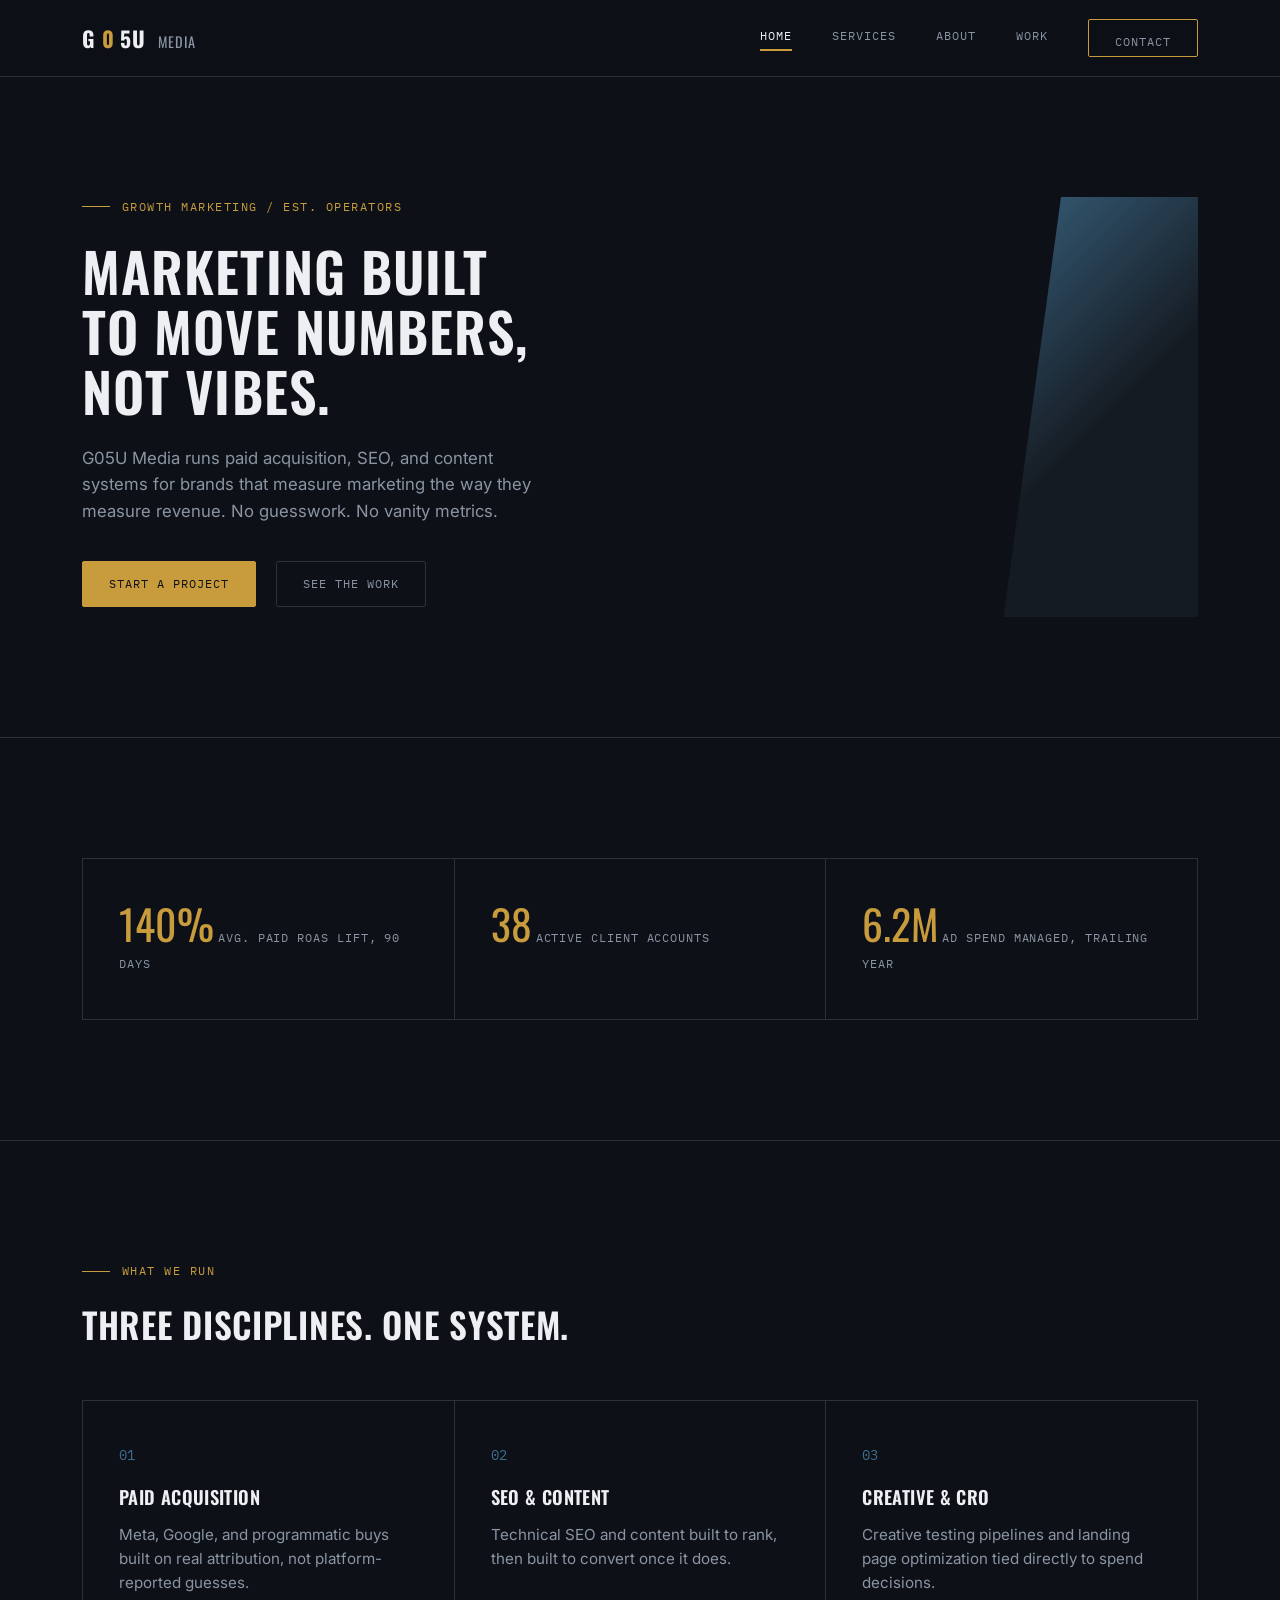
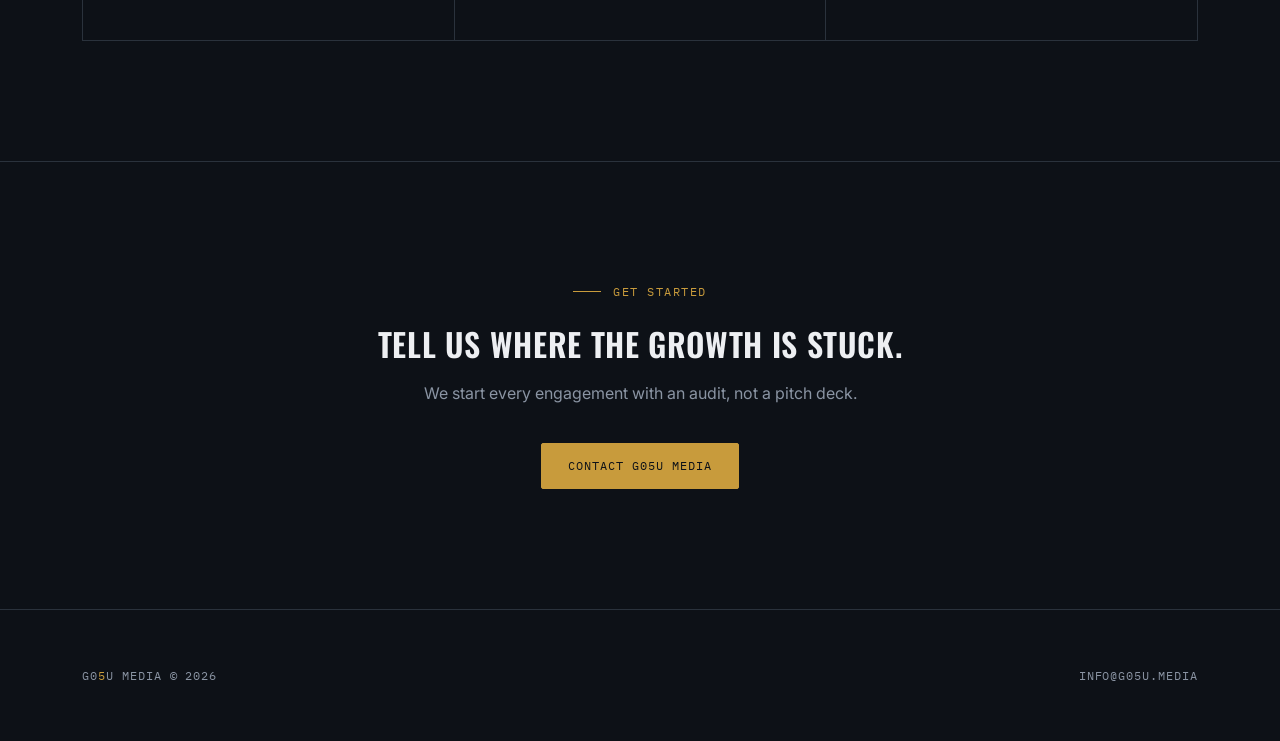
<file: index.html>
<!DOCTYPE html>
<html lang="en">
<head>
<meta charset="UTF-8">
<meta name="viewport" content="width=device-width, initial-scale=1.0">
<title>G05U Media | Performance Digital Marketing Agency</title>
<meta name="description" content="G05U Media builds and runs paid, organic, and content systems for brands that need growth to show up in the numbers.">
<link rel="stylesheet" href="style.css">
</head>
<body>

<header class="site">
  <nav class="nav wrap">
    <a href="index.html" class="logo">G<span class="zero">0</span>5U <span style="color:var(--ink-dim); font-weight:400; font-size:0.9rem; margin-left:6px;">MEDIA</span></a>
    <div class="nav-links">
      <a href="index.html" class="active">Home</a>
      <a href="services.html">Services</a>
      <a href="about.html">About</a>
      <a href="portfolio.html">Work</a>
      <a href="contact.html" class="btn">Contact</a>
    </div>
    <button class="mobile-toggle">&#9776;</button>
  </nav>
</header>

<section class="section-pad">
  <div class="wrap grid-2">
    <div class="reveal">
      <p class="eyebrow">Growth Marketing / Est. Operators</p>
      <h1 style="font-size: 3.4rem; margin-bottom: 24px;">Marketing built<br>to move numbers,<br>not vibes.</h1>
      <p style="color: var(--ink-dim); font-size: 1.05rem; max-width: 480px; margin-bottom: 36px;">
        G05U Media runs paid acquisition, SEO, and content systems for brands that measure marketing the way they measure revenue. No guesswork. No vanity metrics.
      </p>
      <div style="display:flex; gap:20px;">
        <a href="contact.html" class="btn solid">Start a project</a>
        <a href="portfolio.html" class="btn" style="border-color: var(--line); color: var(--ink-dim);">See the work</a>
      </div>
    </div>
    <div style="position: relative; min-height: 420px;">
      <div class="blade"></div>
    </div>
  </div>
</section>

<hr class="divider">

<section class="section-pad">
  <div class="wrap">
    <div class="grid-3" style="margin-bottom: 0;">
      <div class="card reveal">
        <span class="stat">140%</span>
        <span class="stat-label">Avg. paid ROAS lift, 90 days</span>
      </div>
      <div class="card reveal">
        <span class="stat">38</span>
        <span class="stat-label">Active client accounts</span>
      </div>
      <div class="card reveal">
        <span class="stat">6.2M</span>
        <span class="stat-label">Ad spend managed, trailing year</span>
      </div>
    </div>
  </div>
</section>

<hr class="divider">

<section class="section-pad">
  <div class="wrap">
    <p class="eyebrow">What we run</p>
    <h2 style="font-size: 2.2rem; margin-bottom: 56px;">Three disciplines. One system.</h2>
    <div class="grid-3">
      <div class="card reveal">
        <span class="idx">01</span>
        <h3>Paid Acquisition</h3>
        <p>Meta, Google, and programmatic buys built on real attribution, not platform-reported guesses.</p>
      </div>
      <div class="card reveal">
        <span class="idx">02</span>
        <h3>SEO &amp; Content</h3>
        <p>Technical SEO and content built to rank, then built to convert once it does.</p>
      </div>
      <div class="card reveal">
        <span class="idx">03</span>
        <h3>Creative &amp; CRO</h3>
        <p>Creative testing pipelines and landing page optimization tied directly to spend decisions.</p>
      </div>
    </div>
  </div>
</section>

<hr class="divider">

<section class="section-pad">
  <div class="wrap center" style="max-width: 640px; margin: 0 auto;">
    <p class="eyebrow" style="justify-content:center;">Get started</p>
    <h2 style="font-size: 2rem; margin-bottom: 20px;">Tell us where the growth is stuck.</h2>
    <p style="color: var(--ink-dim); margin-bottom: 36px;">We start every engagement with an audit, not a pitch deck.</p>
    <a href="contact.html" class="btn solid">Contact G05U Media</a>
  </div>
</section>

<footer class="site">
  <div class="wrap footer-row">
    <span class="mono">G0<span>5</span>U Media &copy; 2026</span>
    <span class="mono">info@g05u.media</span>
  </div>
</footer>

<script src="main.js"></script>
</body>
</html>
</file>
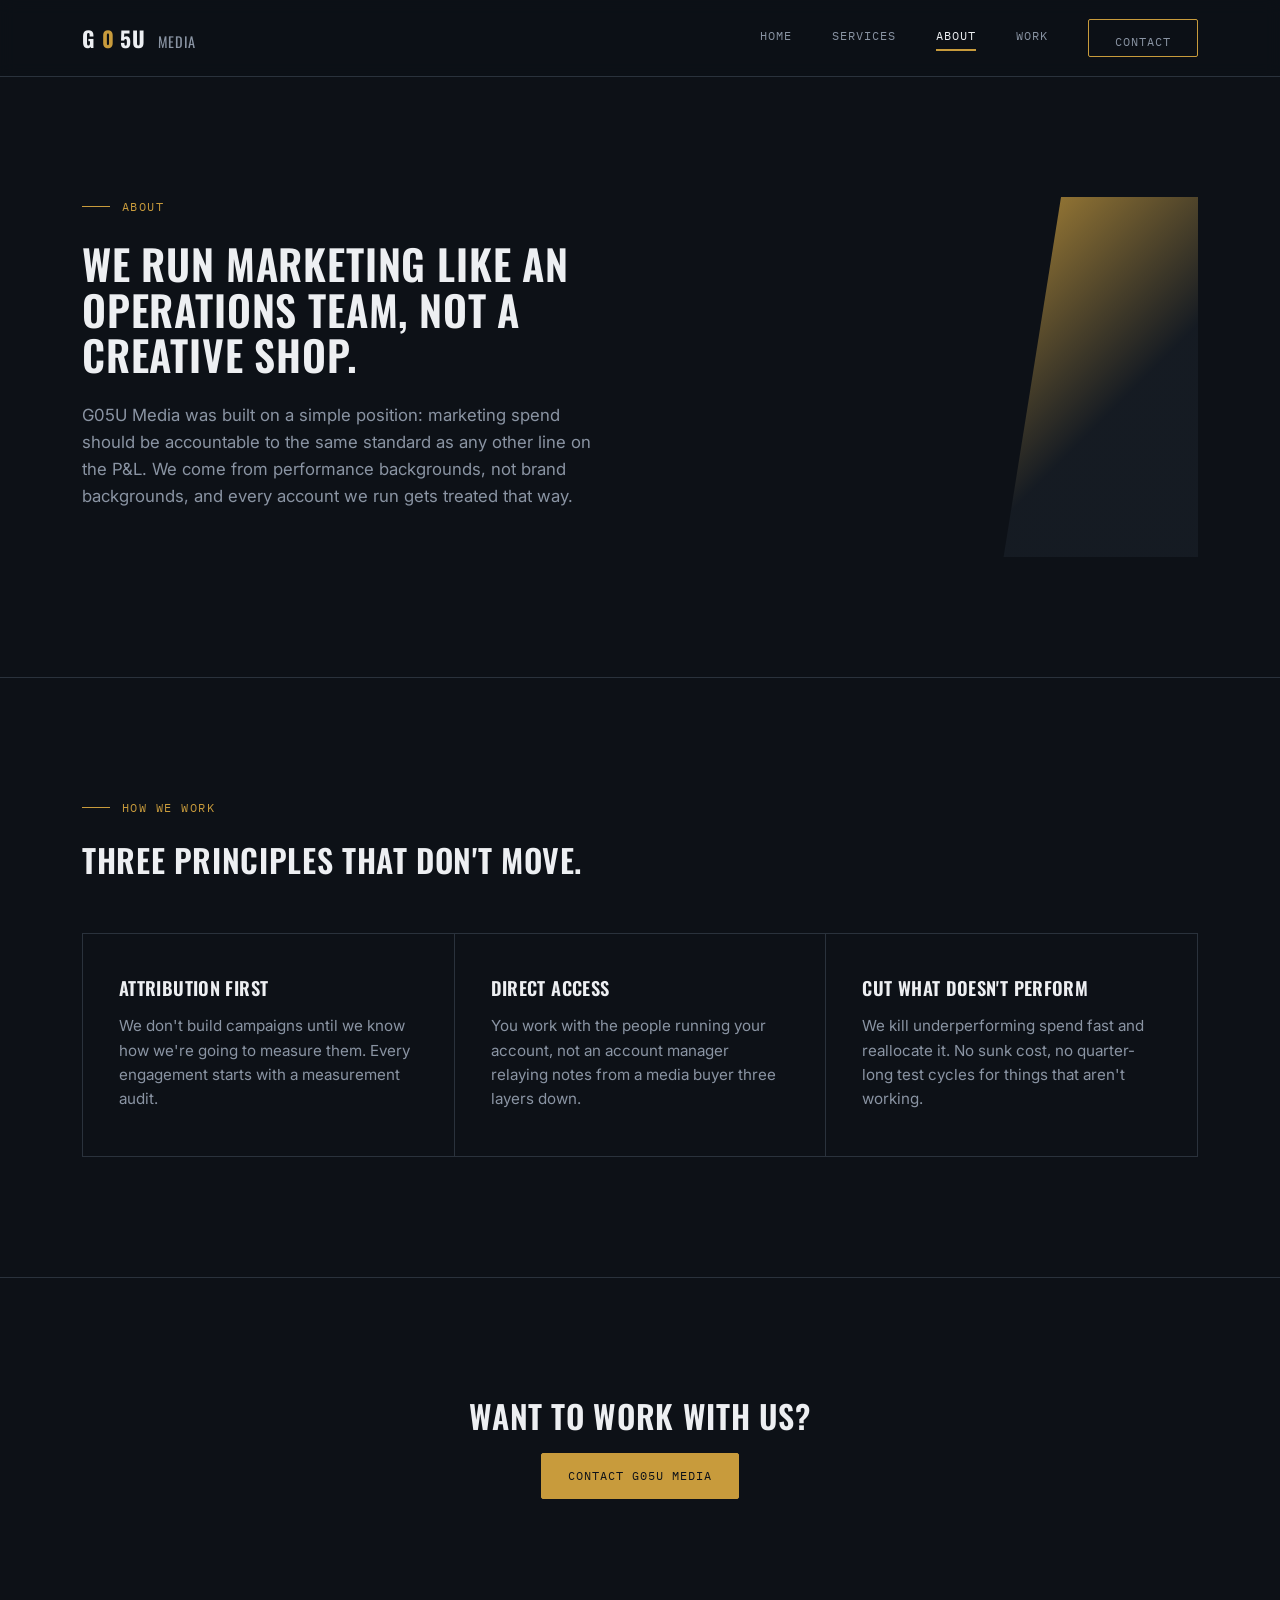
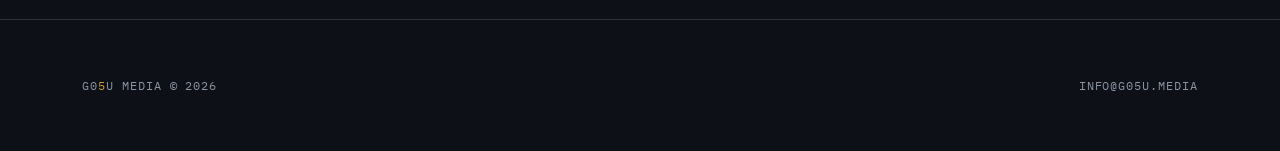
<file: about.html>
<!DOCTYPE html>
<html lang="en">
<head>
<meta charset="UTF-8">
<meta name="viewport" content="width=device-width, initial-scale=1.0">
<title>About | G05U Media</title>
<meta name="description" content="About G05U Media, a performance-driven digital marketing agency.">
<link rel="stylesheet" href="style.css">
</head>
<body>

<header class="site">
  <nav class="nav wrap">
    <a href="index.html" class="logo">G<span class="zero">0</span>5U <span style="color:var(--ink-dim); font-weight:400; font-size:0.9rem; margin-left:6px;">MEDIA</span></a>
    <div class="nav-links">
      <a href="index.html">Home</a>
      <a href="services.html">Services</a>
      <a href="about.html" class="active">About</a>
      <a href="portfolio.html">Work</a>
      <a href="contact.html" class="btn">Contact</a>
    </div>
    <button class="mobile-toggle">&#9776;</button>
  </nav>
</header>

<section class="section-pad">
  <div class="wrap grid-2">
    <div class="reveal">
      <p class="eyebrow">About</p>
      <h1 style="font-size: 2.6rem; margin-bottom: 24px;">We run marketing like an operations team, not a creative shop.</h1>
      <p style="color: var(--ink-dim); font-size: 1.05rem;">
        G05U Media was built on a simple position: marketing spend should be accountable to the same standard as any other line on the P&amp;L. We come from performance backgrounds, not brand backgrounds, and every account we run gets treated that way.
      </p>
    </div>
    <div style="position: relative; min-height: 360px;">
      <div class="blade gold"></div>
    </div>
  </div>
</section>

<hr class="divider">

<section class="section-pad">
  <div class="wrap">
    <p class="eyebrow">How we work</p>
    <h2 style="font-size: 2rem; margin-bottom: 56px;">Three principles that don't move.</h2>
    <div class="grid-3">
      <div class="card reveal">
        <h3>Attribution first</h3>
        <p>We don't build campaigns until we know how we're going to measure them. Every engagement starts with a measurement audit.</p>
      </div>
      <div class="card reveal">
        <h3>Direct access</h3>
        <p>You work with the people running your account, not an account manager relaying notes from a media buyer three layers down.</p>
      </div>
      <div class="card reveal">
        <h3>Cut what doesn't perform</h3>
        <p>We kill underperforming spend fast and reallocate it. No sunk cost, no quarter-long test cycles for things that aren't working.</p>
      </div>
    </div>
  </div>
</section>

<hr class="divider">

<section class="section-pad">
  <div class="wrap center" style="max-width: 640px; margin: 0 auto;">
    <h2 style="font-size: 2rem; margin-bottom: 20px;">Want to work with us?</h2>
    <a href="contact.html" class="btn solid">Contact G05U Media</a>
  </div>
</section>

<footer class="site">
  <div class="wrap footer-row">
    <span class="mono">G0<span>5</span>U Media &copy; 2026</span>
    <span class="mono">info@g05u.media</span>
  </div>
</footer>

<script src="main.js"></script>
</body>
</html>
</file>
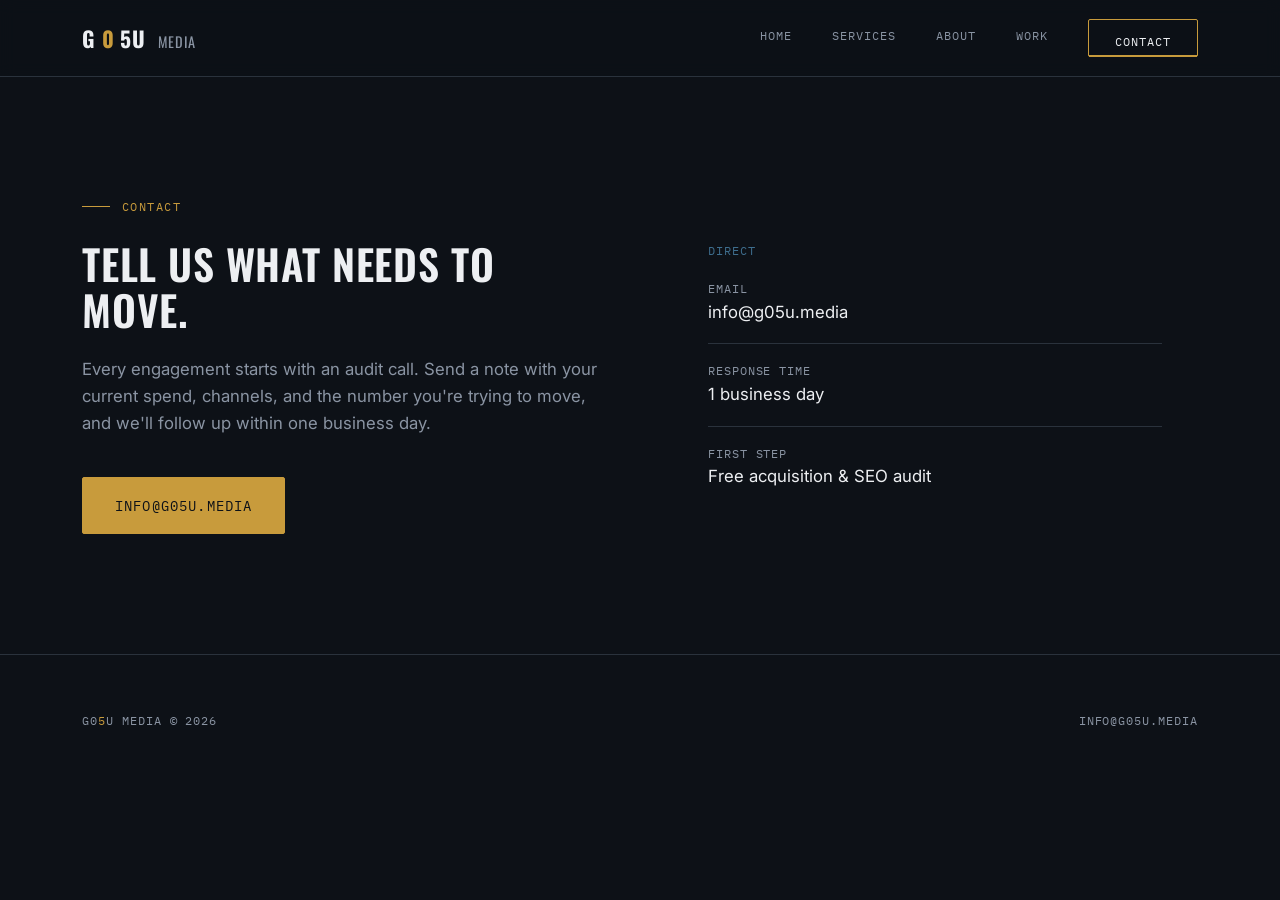
<file: contact.html>
<!DOCTYPE html>
<html lang="en">
<head>
<meta charset="UTF-8">
<meta name="viewport" content="width=device-width, initial-scale=1.0">
<title>Contact | G05U Media</title>
<meta name="description" content="Contact G05U Media at info@g05u.media.">
<link rel="stylesheet" href="style.css">
</head>
<body>

<header class="site">
  <nav class="nav wrap">
    <a href="index.html" class="logo">G<span class="zero">0</span>5U <span style="color:var(--ink-dim); font-weight:400; font-size:0.9rem; margin-left:6px;">MEDIA</span></a>
    <div class="nav-links">
      <a href="index.html">Home</a>
      <a href="services.html">Services</a>
      <a href="about.html">About</a>
      <a href="portfolio.html">Work</a>
      <a href="contact.html" class="btn active">Contact</a>
    </div>
    <button class="mobile-toggle">&#9776;</button>
  </nav>
</header>

<section class="section-pad">
  <div class="wrap grid-2">
    <div class="reveal">
      <p class="eyebrow">Contact</p>
      <h1 style="font-size: 2.6rem; margin-bottom: 24px;">Tell us what needs to move.</h1>
      <p style="color: var(--ink-dim); font-size: 1.05rem; margin-bottom: 40px;">
        Every engagement starts with an audit call. Send a note with your current spend, channels, and the number you're trying to move, and we'll follow up within one business day.
      </p>
      <a href="mailto:info@g05u.media" class="btn solid" style="font-size: 0.9rem; padding: 16px 32px;">info@g05u.media</a>
    </div>
    <div class="card reveal" style="align-self: start;">
      <span class="mono" style="color: var(--steel); display:block; margin-bottom:20px;">Direct</span>
      <div style="display:flex; flex-direction:column; gap:18px;">
        <div>
          <div class="stat-label" style="margin-top:0;">Email</div>
          <a href="mailto:info@g05u.media" style="font-size:1.05rem;">info@g05u.media</a>
        </div>
        <hr class="divider">
        <div>
          <div class="stat-label" style="margin-top:0;">Response time</div>
          <div style="font-size:1.05rem;">1 business day</div>
        </div>
        <hr class="divider">
        <div>
          <div class="stat-label" style="margin-top:0;">First step</div>
          <div style="font-size:1.05rem;">Free acquisition &amp; SEO audit</div>
        </div>
      </div>
    </div>
  </div>
</section>

<footer class="site">
  <div class="wrap footer-row">
    <span class="mono">G0<span>5</span>U Media &copy; 2026</span>
    <span class="mono">info@g05u.media</span>
  </div>
</footer>

<script src="main.js"></script>
</body>
</html>
</file>
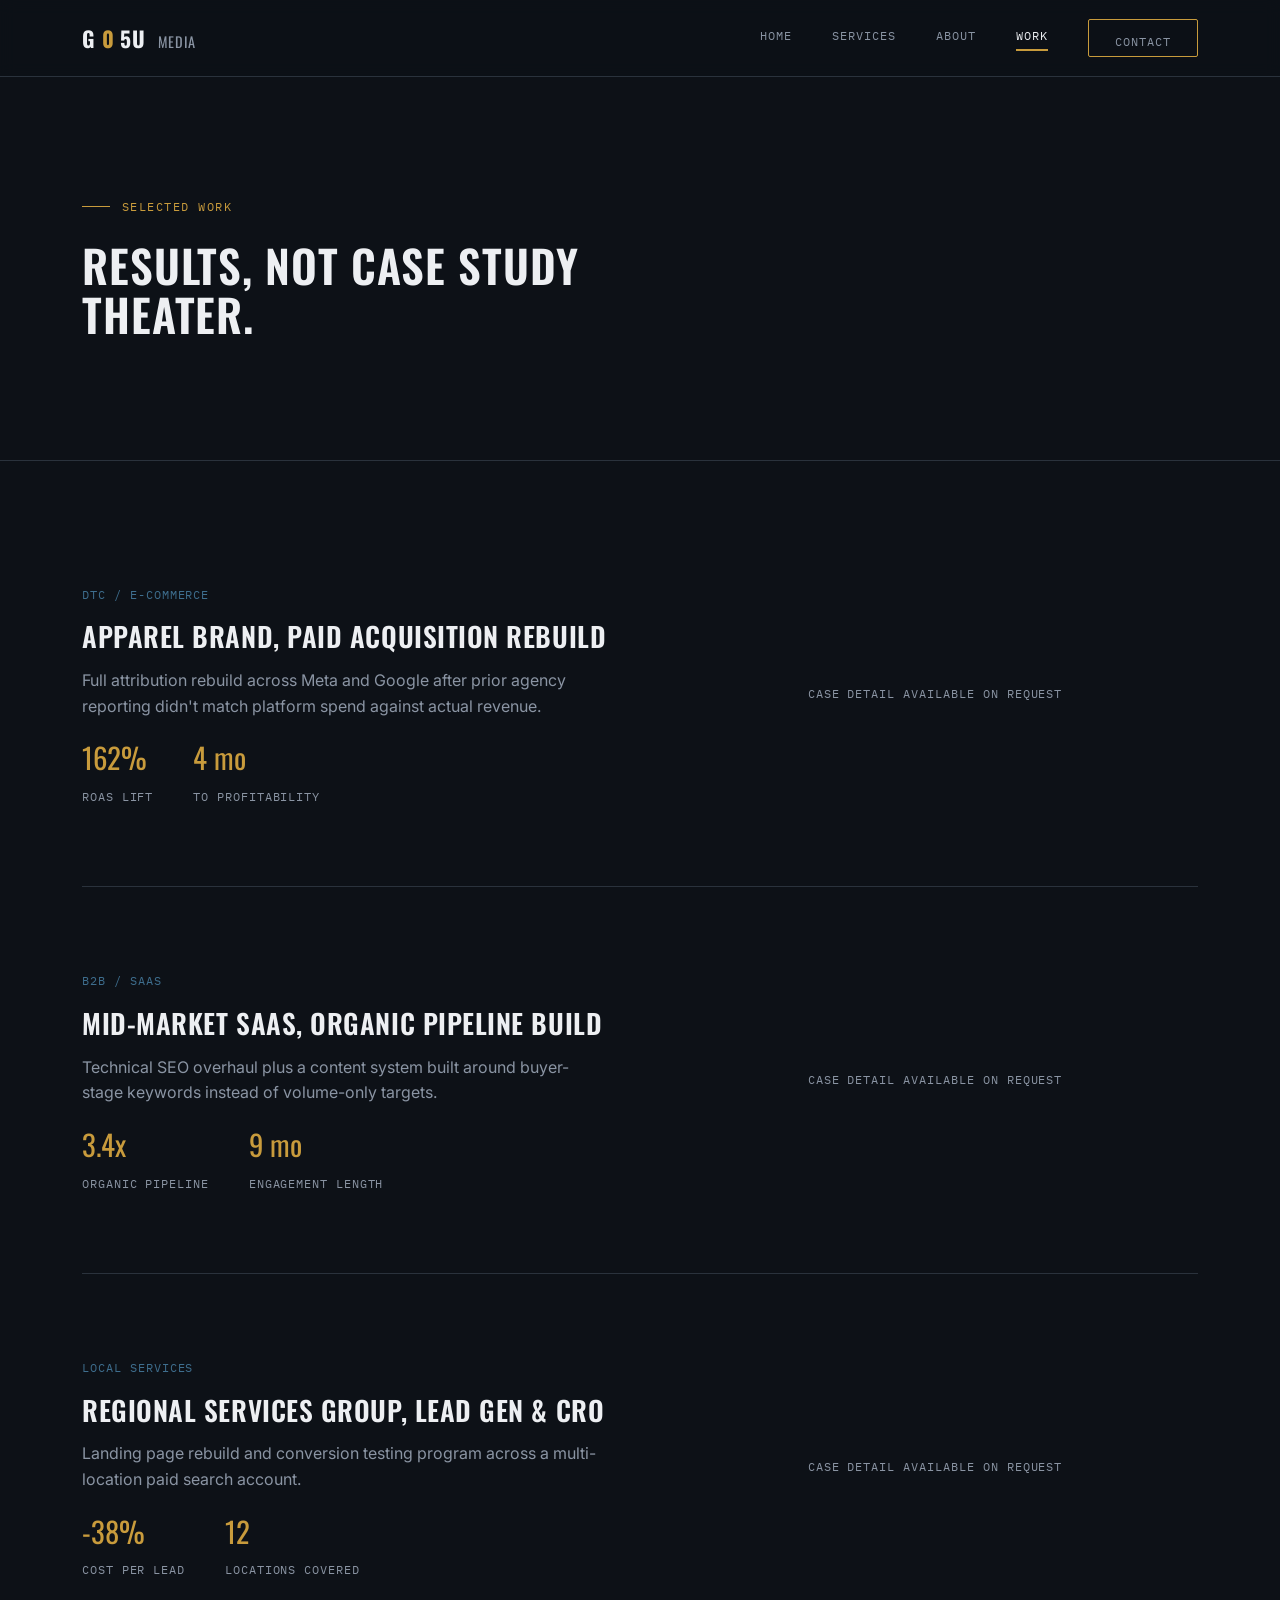
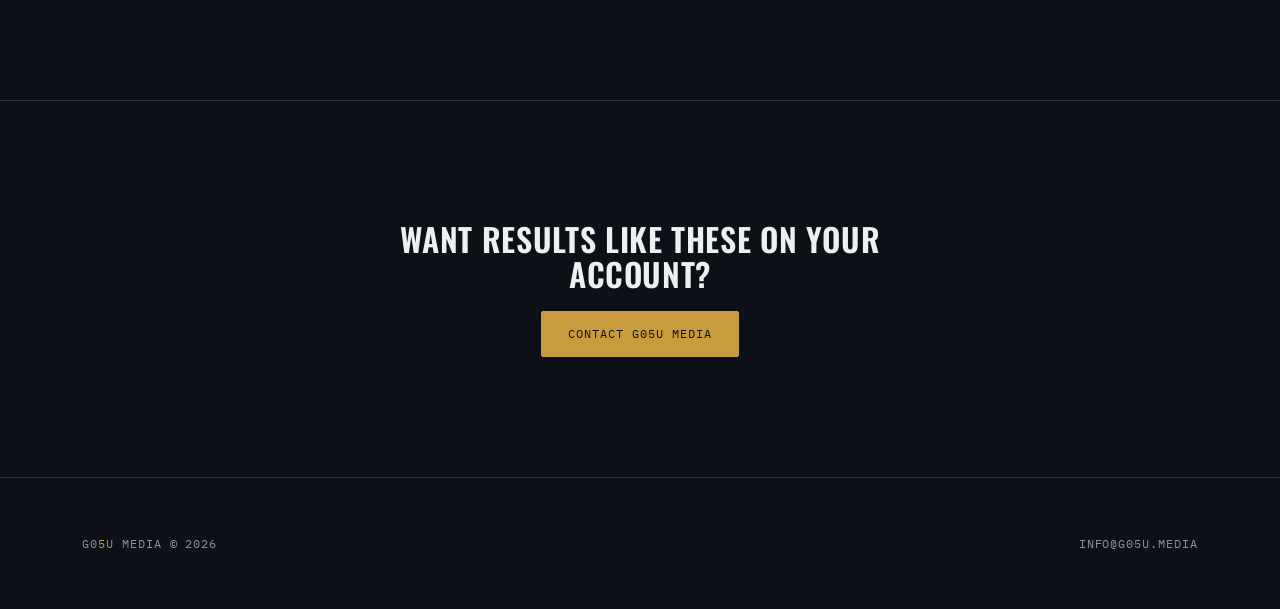
<file: portfolio.html>
<!DOCTYPE html>
<html lang="en">
<head>
<meta charset="UTF-8">
<meta name="viewport" content="width=device-width, initial-scale=1.0">
<title>Work | G05U Media</title>
<meta name="description" content="Selected results from G05U Media client engagements.">
<link rel="stylesheet" href="style.css">
</head>
<body>

<header class="site">
  <nav class="nav wrap">
    <a href="index.html" class="logo">G<span class="zero">0</span>5U <span style="color:var(--ink-dim); font-weight:400; font-size:0.9rem; margin-left:6px;">MEDIA</span></a>
    <div class="nav-links">
      <a href="index.html">Home</a>
      <a href="services.html">Services</a>
      <a href="about.html">About</a>
      <a href="portfolio.html" class="active">Work</a>
      <a href="contact.html" class="btn">Contact</a>
    </div>
    <button class="mobile-toggle">&#9776;</button>
  </nav>
</header>

<section class="section-pad">
  <div class="wrap">
    <p class="eyebrow">Selected Work</p>
    <h1 style="font-size: 2.8rem; max-width: 640px;">Results, not case study theater.</h1>
  </div>
</section>

<hr class="divider">

<section class="section-pad">
  <div class="wrap">

    <div class="grid-2 reveal" style="margin-bottom: 80px; align-items: center;">
      <div>
        <span class="mono" style="color: var(--steel);">DTC / E-Commerce</span>
        <h2 style="font-size: 1.7rem; margin: 16px 0;">Apparel brand, paid acquisition rebuild</h2>
        <p style="color: var(--ink-dim); margin-bottom: 24px;">Full attribution rebuild across Meta and Google after prior agency reporting didn't match platform spend against actual revenue.</p>
        <div style="display:flex; gap:40px;">
          <div><span class="stat" style="font-size:1.8rem;">162%</span><div class="stat-label">ROAS lift</div></div>
          <div><span class="stat" style="font-size:1.8rem;">4 mo</span><div class="stat-label">To profitability</div></div>
        </div>
      </div>
      <div class="card" style="min-height: 220px; display:flex; align-items:center; justify-content:center;">
        <span class="mono" style="color: var(--ink-dim);">Case detail available on request</span>
      </div>
    </div>

    <hr class="divider" style="margin-bottom: 80px;">

    <div class="grid-2 reveal" style="margin-bottom: 80px; align-items: center;">
      <div>
        <span class="mono" style="color: var(--steel);">B2B / SaaS</span>
        <h2 style="font-size: 1.7rem; margin: 16px 0;">Mid-market SaaS, organic pipeline build</h2>
        <p style="color: var(--ink-dim); margin-bottom: 24px;">Technical SEO overhaul plus a content system built around buyer-stage keywords instead of volume-only targets.</p>
        <div style="display:flex; gap:40px;">
          <div><span class="stat" style="font-size:1.8rem;">3.4x</span><div class="stat-label">Organic pipeline</div></div>
          <div><span class="stat" style="font-size:1.8rem;">9 mo</span><div class="stat-label">Engagement length</div></div>
        </div>
      </div>
      <div class="card" style="min-height: 220px; display:flex; align-items:center; justify-content:center;">
        <span class="mono" style="color: var(--ink-dim);">Case detail available on request</span>
      </div>
    </div>

    <hr class="divider" style="margin-bottom: 80px;">

    <div class="grid-2 reveal" style="align-items: center;">
      <div>
        <span class="mono" style="color: var(--steel);">Local Services</span>
        <h2 style="font-size: 1.7rem; margin: 16px 0;">Regional services group, lead gen &amp; CRO</h2>
        <p style="color: var(--ink-dim); margin-bottom: 24px;">Landing page rebuild and conversion testing program across a multi-location paid search account.</p>
        <div style="display:flex; gap:40px;">
          <div><span class="stat" style="font-size:1.8rem;">-38%</span><div class="stat-label">Cost per lead</div></div>
          <div><span class="stat" style="font-size:1.8rem;">12</span><div class="stat-label">Locations covered</div></div>
        </div>
      </div>
      <div class="card" style="min-height: 220px; display:flex; align-items:center; justify-content:center;">
        <span class="mono" style="color: var(--ink-dim);">Case detail available on request</span>
      </div>
    </div>

  </div>
</section>

<hr class="divider">

<section class="section-pad">
  <div class="wrap center" style="max-width: 640px; margin: 0 auto;">
    <h2 style="font-size: 2rem; margin-bottom: 20px;">Want results like these on your account?</h2>
    <a href="contact.html" class="btn solid">Contact G05U Media</a>
  </div>
</section>

<footer class="site">
  <div class="wrap footer-row">
    <span class="mono">G0<span>5</span>U Media &copy; 2026</span>
    <span class="mono">info@g05u.media</span>
  </div>
</footer>

<scri<script src="main.js"></script>
</body>
</html>
</file>
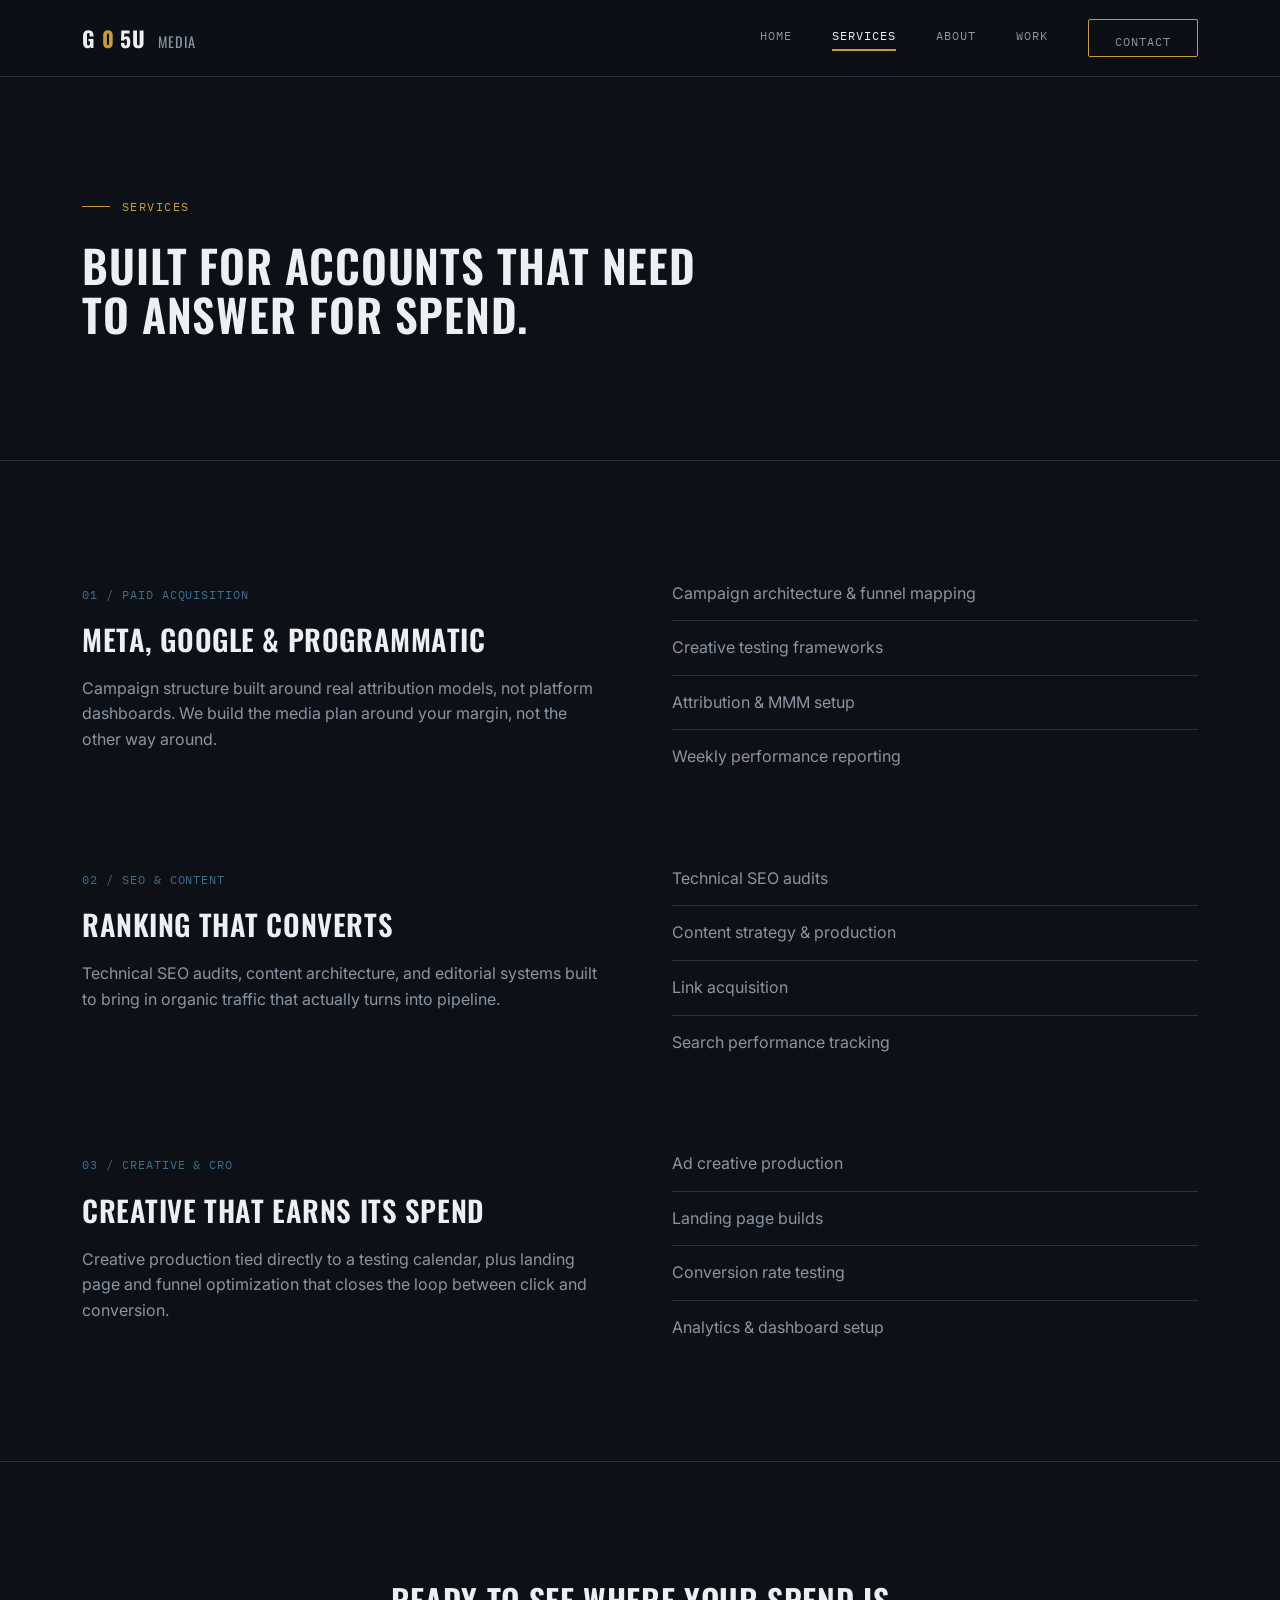
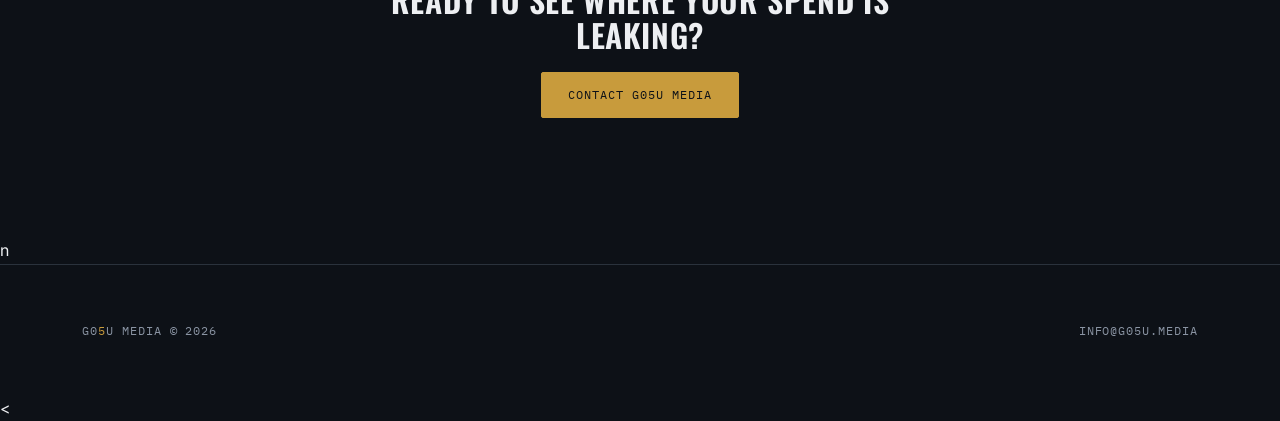
<file: services.html>
<!DOCTYPE html>
<html lang="en">
<head>
<meta charset="UTF-8">
<meta name="viewport" content="width=device-width, initial-scale=1.0">
<title>Services | G05U Media</title>
<meta name="description" content="Paid acquisition, SEO, content, and CRO services from G05U Media.">
<link rel="stylesheet" href="style.css">
</head>
<body>

<header class="site">
  <nav class="nav wrap">
    <a href="index.html" class="logo">G<span class="zero">0</span>5U <span style="color:var(--ink-dim); font-weight:400; font-size:0.9rem; margin-left:6px;">MEDIA</span></a>
    <div class="nav-links">
      <a href="index.html">Home</a>
      <a href="services.html" class="active">Services</a>
      <a href="about.html">About</a>
      <a href="portfolio.html">Work</a>
      <a href="contact.html" class="btn">Contact</a>
    </div>
    <button class="mobile-toggle">&#9776;</button>
  </nav>
</header>

<section class="section-pad">
  <div class="wrap">
    <p class="eyebrow">Services</p>
    <h1 style="font-size: 2.8rem; max-width: 640px;">Built for accounts that need to answer for spend.</h1>
  </div>
</section>

<hr class="divider">

<section class="section-pad">
  <div class="wrap">
    <div class="grid-2 reveal" style="margin-bottom: 96px;">
      <div>
        <span class="idx mono" style="color: var(--steel);">01 / Paid Acquisition</span>
        <h2 style="font-size: 1.8rem; margin: 18px 0 20px;">Meta, Google &amp; Programmatic</h2>
        <p style="color: var(--ink-dim);">Campaign structure built around real attribution models, not platform dashboards. We build the media plan around your margin, not the other way around.</p>
      </div>
      <div>
        <ul style="list-style:none; display:flex; flex-direction:column; gap:14px;">
          <li style="border-bottom:1px solid var(--line); padding-bottom:14px; color: var(--ink-dim);">Campaign architecture &amp; funnel mapping</li>
          <li style="border-bottom:1px solid var(--line); padding-bottom:14px; color: var(--ink-dim);">Creative testing frameworks</li>
          <li style="border-bottom:1px solid var(--line); padding-bottom:14px; color: var(--ink-dim);">Attribution &amp; MMM setup</li>
          <li style="color: var(--ink-dim);">Weekly performance reporting</li>
        </ul>
      </div>
    </div>

    <div class="grid-2 reveal" style="margin-bottom: 96px;">
      <div>
        <span class="idx mono" style="color: var(--steel);">02 / SEO &amp; Content</span>
        <h2 style="font-size: 1.8rem; margin: 18px 0 20px;">Ranking that converts</h2>
        <p style="color: var(--ink-dim);">Technical SEO audits, content architecture, and editorial systems built to bring in organic traffic that actually turns into pipeline.</p>
      </div>
      <div>
        <ul style="list-style:none; display:flex; flex-direction:column; gap:14px;">
          <li style="border-bottom:1px solid var(--line); padding-bottom:14px; color: var(--ink-dim);">Technical SEO audits</li>
          <li style="border-bottom:1px solid var(--line); padding-bottom:14px; color: var(--ink-dim);">Content strategy &amp; production</li>
          <li style="border-bottom:1px solid var(--line); padding-bottom:14px; color: var(--ink-dim);">Link acquisition</li>
          <li style="color: var(--ink-dim);">Search performance tracking</li>
        </ul>
      </div>
    </div>

    <div class="grid-2 reveal">
      <div>
        <span class="idx mono" style="color: var(--steel);">03 / Creative &amp; CRO</span>
        <h2 style="font-size: 1.8rem; margin: 18px 0 20px;">Creative that earns its spend</h2>
        <p style="color: var(--ink-dim);">Creative production tied directly to a testing calendar, plus landing page and funnel optimization that closes the loop between click and conversion.</p>
      </div>
      <div>
        <ul style="list-style:none; display:flex; flex-direction:column; gap:14px;">
          <li style="border-bottom:1px solid var(--line); padding-bottom:14px; color: var(--ink-dim);">Ad creative production</li>
          <li style="border-bottom:1px solid var(--line); padding-bottom:14px; color: var(--ink-dim);">Landing page builds</li>
          <li style="border-bottom:1px solid var(--line); padding-bottom:14px; color: var(--ink-dim);">Conversion rate testing</li>
          <li style="color: var(--ink-dim);">Analytics &amp; dashboard setup</li>
        </ul>
      </div>
    </div>
  </div>
</section>

<hr class="divider">

<section class="section-pad">
  <div class="wrap center" style="max-width: 640px; margin: 0 auto;">
    <h2 style="font-size: 2rem; margin-bottom: 20px;">Ready to see where your spend is leaking?</h2>
    <a href="contact.html" class="btn solid">Contact G05U Media</a>
  </div>
</section>
n
<footer class="site">
  <div class="wrap footer-row">
    <span class="mono">G0<span>5</span>U Media &copy; 2026</span>
    <span class="mono">info@g05u.media</span>
  </div>
</footer>

< <script src="main.js"></script>
</body>
</html>
</file>
<file: style.css>
/* G05U MEDIA — design tokens
   bg-deep    #0D1117
   bg-panel   #161C24
   steel      #3E6E8E
   gold       #C89B3C
   ink        #EDEFF2
   ink-dim    #8A94A3
   line       #2A323C
*/

@import url('https://fonts.googleapis.com/css2?family=Oswald:wght@400;500;600;700&family=Inter:wght@400;500;600&family=IBM+Plex+Mono:wght@500&display=swap');

:root {
  --bg-deep: #0D1117;
  --bg-panel: #161C24;
  --steel: #3E6E8E;
  --gold: #C89B3C;
  --ink: #EDEFF2;
  --ink-dim: #8A94A3;
  --line: #2A323C;
  --radius: 2px;
}

* { margin: 0; padding: 0; box-sizing: border-box; }

html { scroll-behavior: smooth; }

body {
  background: var(--bg-deep);
  color: var(--ink);
  font-family: 'Inter', sans-serif;
  line-height: 1.6;
  overflow-x: hidden;
}

h1, h2, h3, .display {
  font-family: 'Oswald', sans-serif;
  text-transform: uppercase;
  letter-spacing: 0.02em;
  font-weight: 600;
  line-height: 1.1;
}

.mono {
  font-family: 'IBM Plex Mono', monospace;
  letter-spacing: 0.08em;
  text-transform: uppercase;
  font-size: 0.75rem;
  color: var(--gold);
}

a { color: inherit; text-decoration: none; }

img { max-width: 100%; display: block; }

.wrap {
  max-width: 1180px;
  margin: 0 auto;
  padding: 0 32px;
}

/* ---------- header ---------- */

header.site {
  position: sticky;
  top: 0;
  z-index: 100;
  background: rgba(13, 17, 23, 0.92);
  backdrop-filter: blur(8px);
  border-bottom: 1px solid var(--line);
}

.nav {
  display: flex;
  align-items: center;
  justify-content: space-between;
  height: 76px;
}

.logo {
  font-family: 'Oswald', sans-serif;
  font-weight: 700;
  font-size: 1.35rem;
  letter-spacing: 0.03em;
  display: flex;
  align-items: baseline;
  gap: 6px;
}

.logo span.zero { color: var(--gold); }

.nav-links {
  display: flex;
  align-items: center;
  gap: 40px;
}

.nav-links a {
  font-family: 'IBM Plex Mono', monospace;
  font-size: 0.78rem;
  letter-spacing: 0.08em;
  text-transform: uppercase;
  color: var(--ink-dim);
  transition: color 0.2s ease;
  position: relative;
  padding-bottom: 4px;
}

.nav-links a:hover,
.nav-links a.active {
  color: var(--ink);
}

.nav-links a.active::after {
  content: '';
  position: absolute;
  left: 0; right: 0; bottom: -1px;
  height: 2px;
  background: var(--gold);
}

.btn {
  display: inline-block;
  font-family: 'IBM Plex Mono', monospace;
  font-size: 0.78rem;
  letter-spacing: 0.08em;
  text-transform: uppercase;
  padding: 12px 26px;
  border: 1px solid var(--gold);
  color: var(--gold);
  border-radius: var(--radius);
  transition: all 0.2s ease;
  white-space: nowrap;
}

.btn:hover {
  background: var(--gold);
  color: var(--bg-deep);
}

.btn.solid {
  background: var(--gold);
  color: var(--bg-deep);
}

.btn.solid:hover {
  background: transparent;
  color: var(--gold);
}

.mobile-toggle { display: none; }

/* ---------- hero / sections ---------- */

section { position: relative; }

.section-pad { padding: 120px 0; }

.eyebrow {
  font-family: 'IBM Plex Mono', monospace;
  font-size: 0.78rem;
  letter-spacing: 0.12em;
  text-transform: uppercase;
  color: var(--gold);
  display: flex;
  align-items: center;
  gap: 12px;
  margin-bottom: 24px;
}

.eyebrow::before {
  content: '';
  width: 28px;
  height: 1px;
  background: var(--gold);
}

.divider {
  height: 1px;
  background: var(--line);
  border: none;
}

.grid-2 {
  display: grid;
  grid-template-columns: 1fr 1fr;
  gap: 64px;
  align-items: start;
}

.grid-3 {
  display: grid;
  grid-template-columns: repeat(3, 1fr);
  gap: 1px;
  background: var(--line);
  border: 1px solid var(--line);
}

.card {
  background: var(--bg-deep);
  padding: 44px 36px;
}

.card h3 {
  font-size: 1.15rem;
  margin-bottom: 16px;
  color: var(--ink);
}

.card p { color: var(--ink-dim); font-size: 0.95rem; }

.card .idx {
  font-family: 'IBM Plex Mono', monospace;
  color: var(--steel);
  font-size: 0.85rem;
  margin-bottom: 20px;
  display: block;
}

/* diagonal cut — signature element */
.blade {
  position: absolute;
  top: 0; right: 0;
  width: 42%;
  height: 100%;
  background: linear-gradient(135deg, var(--steel) 0%, var(--bg-panel) 55%);
  clip-path: polygon(38% 0, 100% 0, 100% 100%, 12% 100%);
  opacity: 0.9;
}

.blade.gold {
  background: linear-gradient(135deg, var(--gold) 0%, var(--bg-panel) 60%);
}

/* ---------- footer ---------- */

footer.site {
  border-top: 1px solid var(--line);
  padding: 56px 0;
}

.footer-row {
  display: flex;
  justify-content: space-between;
  align-items: center;
  flex-wrap: wrap;
  gap: 24px;
}

.footer-row .mono { color: var(--ink-dim); }
.footer-row .mono span { color: var(--gold); }

/* ---------- utility ---------- */

.center { text-align: center; }
.mt-64 { margin-top: 64px; }
.stat {
  font-family: 'Oswald', sans-serif;
  font-size: 2.6rem;
  color: var(--gold);
  line-height: 1;
}
.stat-label {
  font-family: 'IBM Plex Mono', monospace;
  font-size: 0.72rem;
  letter-spacing: 0.08em;
  text-transform: uppercase;
  color: var(--ink-dim);
  margin-top: 10px;
}

@media (max-width: 860px) {
  .nav-links { display: none; }
  .mobile-toggle { display: block; background: none; border: none; color: var(--ink); font-size: 1.4rem; }
  .grid-2 { grid-template-columns: 1fr; gap: 40px; }
  .grid-3 { grid-template-columns: 1fr; }
  .section-pad { padding: 72px 0; }
  .blade { display: none; }
}
</file>
